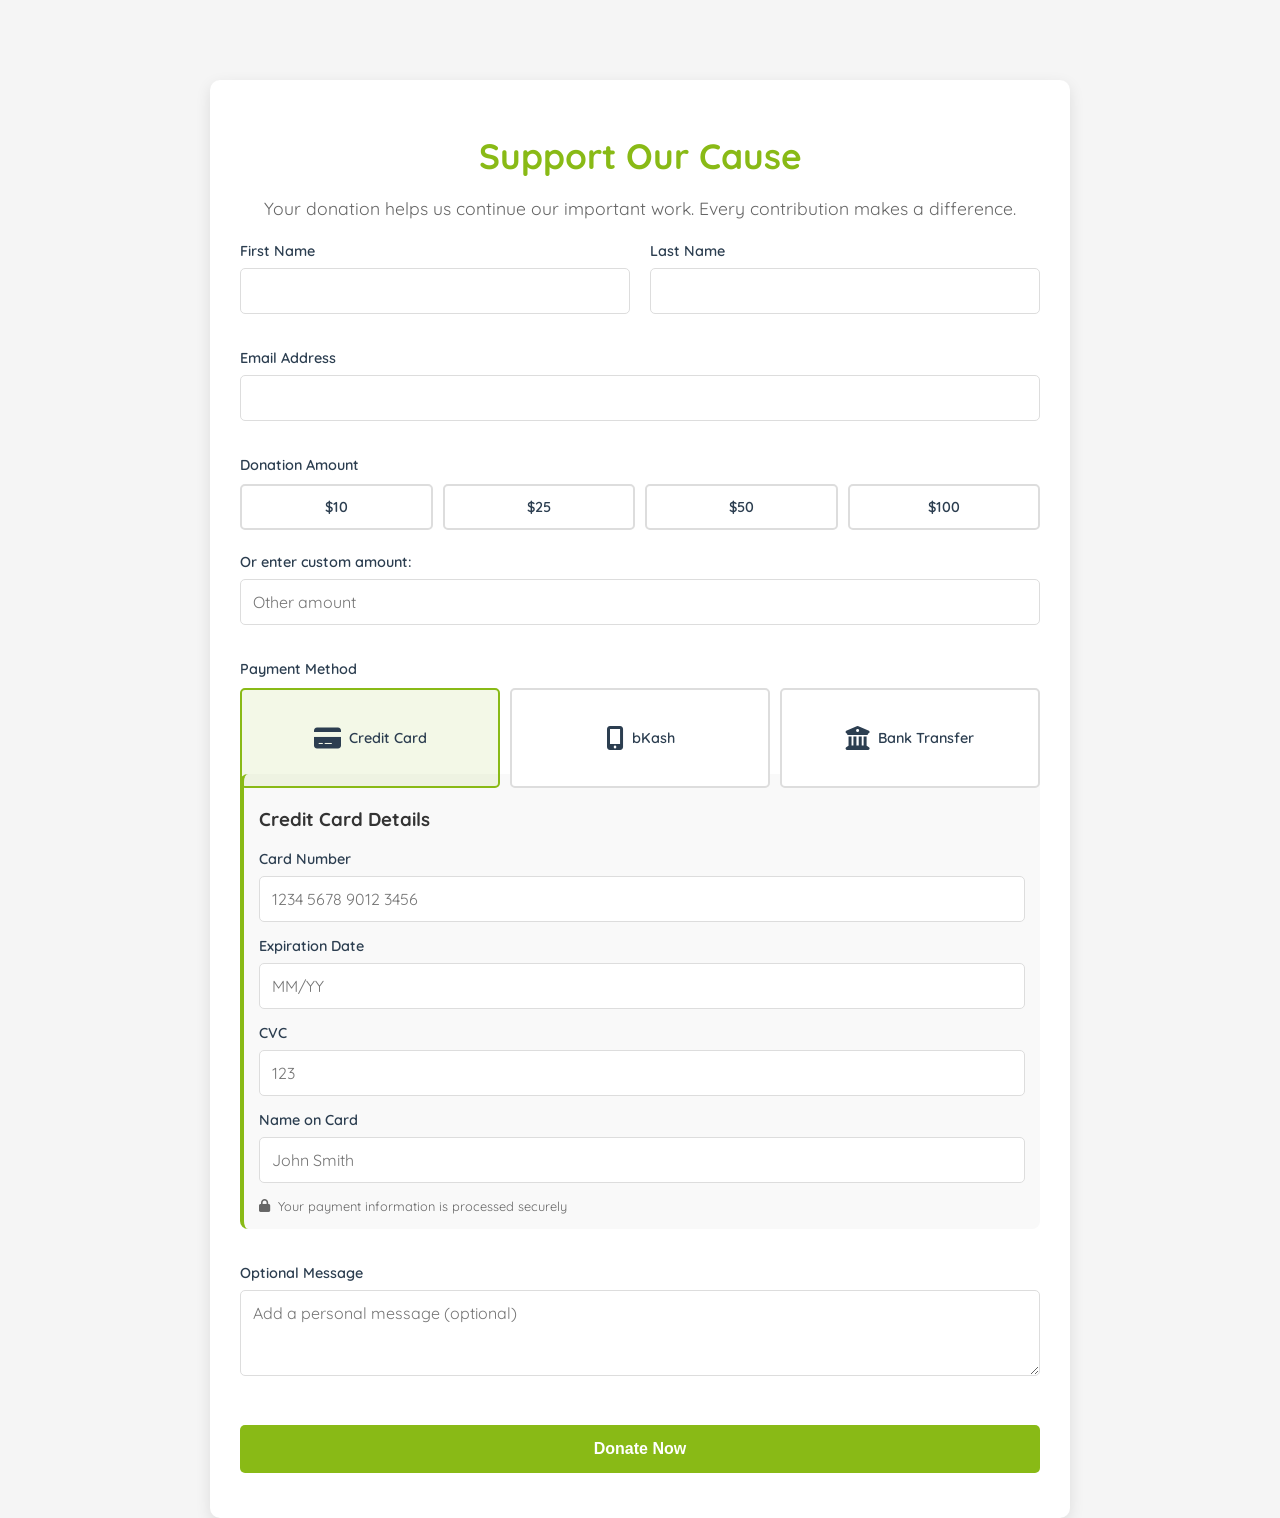
<file: cloud drone/new/donation.html>
<!DOCTYPE html>
<html lang="en">
<head>
    <meta charset="UTF-8">
    <meta name="viewport" content="width=device-width, initial-scale=1.0">
    <title>Support Our Cause - Make a Donation</title>
    <link href="https://fonts.googleapis.com/css?family=Quicksand:400,600,700&display=swap" rel="stylesheet">
    <link rel="stylesheet" href="https://cdnjs.cloudflare.com/ajax/libs/font-awesome/6.0.0/css/all.min.css">
    <style>
        :root {
            --primary-color: #89ba16;
            --secondary-color: #2c3e50;
            --light-color: #f8f9fa;
            --dark-color: #343a40;
        }
        
        body {
            font-family: "Quicksand", sans-serif;
            background-color: #f5f5f5;
            color: #333;
            padding-top: 80px;
            margin: 0;
        }
        
        .donation-container {
            max-width: 800px;
            margin: 0 auto;
            padding: 20px;
            background: white;
            border-radius: 10px;
            box-shadow: 0 5px 15px rgba(0,0,0,0.1);
        }
        
        .donation-header {
            text-align: center;
            margin-bottom: 20px;
        }
        
        .donation-header h1 {
            color: var(--primary-color);
            margin-bottom: 10px;
            font-size: 1.8rem;
        }
        
        .donation-header p {
            color: #666;
            font-size: 1rem;
            line-height: 1.5;
        }
        
        .donation-form {
            display: grid;
            grid-template-columns: 1fr;
            gap: 15px;
        }
        
        .form-group {
            margin-bottom: 15px;
        }
        
        .form-group.full-width {
            grid-column: span 1;
        }
        
        label {
            display: block;
            margin-bottom: 8px;
            font-weight: 600;
            color: var(--secondary-color);
            font-size: 0.9rem;
        }
        
        input, select, textarea {
            width: 100%;
            padding: 12px;
            border: 1px solid #ddd;
            border-radius: 5px;
            font-family: "Quicksand", sans-serif;
            font-size: 16px;
            box-sizing: border-box;
        }
        
        input:focus, select:focus, textarea:focus {
            outline: none;
            border-color: var(--primary-color);
            box-shadow: 0 0 0 2px rgba(137, 186, 22, 0.2);
        }
        
        .amount-options {
            display: grid;
            grid-template-columns: repeat(2, 1fr);
            gap: 10px;
            margin-top: 10px;
        }
        
        .amount-option {
            width: 100%;
        }
        
        .amount-option input[type="radio"] {
            display: none;
        }
        
        .amount-option label {
            display: block;
            padding: 12px;
            background: white;
            border: 2px solid #ddd;
            border-radius: 5px;
            text-align: center;
            cursor: pointer;
            transition: all 0.3s;
            font-size: 0.9rem;
        }
        
        .amount-option input[type="radio"]:checked + label {
            border-color: var(--primary-color);
            background-color: rgba(137, 186, 22, 0.1);
        }
        
        .custom-amount {
            margin-top: 15px;
        }
        
        .payment-methods {
            display: grid;
            grid-template-columns: repeat(auto-fit, minmax(120px, 1fr));
            gap: 10px;
            margin-top: 10px;
        }
        
        .payment-method {
            width: 100%;
        }
        
        .payment-method input[type="radio"] {
            display: none;
        }
        
        .payment-method label {
            display: flex;
            align-items: center;
            justify-content: center;
            padding: 12px;
            background: white;
            border: 2px solid #ddd;
            border-radius: 5px;
            cursor: pointer;
            transition: all 0.3s;
            height: 100%;
            font-size: 0.9rem;
            flex-direction: column;
            text-align: center;
        }
        
        .payment-method input[type="radio"]:checked + label {
            border-color: var(--primary-color);
            background-color: rgba(137, 186, 22, 0.1);
        }
        
        .payment-icon {
            font-size: 24px;
            margin-bottom: 8px;
        }
        
        .btn-donate {
            background-color: var(--primary-color);
            color: white;
            border: none;
            padding: 15px;
            font-size: 16px;
            font-weight: 600;
            border-radius: 5px;
            cursor: pointer;
            transition: background-color 0.3s;
            width: 100%;
            margin-top: 10px;
        }
        
        .btn-donate:hover {
            background-color: #7aa814;
        }
        
        /* Payment sections */
        .payment-section {
            display: none;
            margin-top: 20px;
            padding: 15px;
            background: #f9f9f9;
            border-radius: 8px;
            border-left: 4px solid var(--primary-color);
        }
        
        .payment-section.active {
            display: block;
            animation: fadeIn 0.3s ease-in-out;
        }
        
        @keyframes fadeIn {
            from { opacity: 0; transform: translateY(10px); }
            to { opacity: 1; transform: translateY(0); }
        }
        
        .bkash-button {
            background: #e2136e;
            color: white;
            border: none;
            padding: 15px;
            font-size: 16px;
            font-weight: bold;
            border-radius: 5px;
            cursor: pointer;
            display: flex;
            align-items: center;
            justify-content: center;
            gap: 10px;
            width: 100%;
            margin-top: 15px;
        }
        
        .bkash-button:hover {
            background: #c81060;
        }
        
        .bank-details {
            font-family: Arial, sans-serif;
            background: #f0f0f0;
            padding: 15px;
            border-radius: 5px;
            margin-top: 10px;
            line-height: 1.6;
            font-size: 0.9rem;
        }
        
        .bank-details p {
            margin: 8px 0;
            color: #333;
        }
        
        .security-note {
            display: flex;
            align-items: center;
            gap: 8px;
            color: #666;
            font-size: 0.8rem;
            margin-top: 15px;
        }
        
        /* Desktop styles */
        @media (min-width: 768px) {
            .donation-container {
                padding: 30px;
            }
            
            .donation-form {
                grid-template-columns: 1fr 1fr;
                gap: 20px;
            }
            
            .form-group.full-width {
                grid-column: span 2;
            }
            
            .amount-options {
                grid-template-columns: repeat(4, 1fr);
            }
            
            .payment-methods {
                grid-template-columns: repeat(3, 1fr);
            }
            
            .payment-method label {
                flex-direction: row;
                text-align: left;
                padding: 15px;
            }
            
            .payment-icon {
                margin-bottom: 0;
                margin-right: 8px;
            }
            
            .donation-header h1 {
                font-size: 2.2rem;
            }
            
            .donation-header p {
                font-size: 1.1rem;
            }
        }
    </style>
</head>
<body>
    <!-- Include your existing navbar here -->
    
    <div class="donation-container">
        <div class="donation-header">
            <h1>Support Our Cause</h1>
            <p>Your donation helps us continue our important work. Every contribution makes a difference.</p>
        </div>
        
        <form class="donation-form" id="donationForm">
            <div class="form-group">
                <label for="firstName">First Name</label>
                <input type="text" id="firstName" name="firstName" required>
            </div>
            
            <div class="form-group">
                <label for="lastName">Last Name</label>
                <input type="text" id="lastName" name="lastName" required>
            </div>
            
            <div class="form-group full-width">
                <label for="email">Email Address</label>
                <input type="email" id="email" name="email" required>
            </div>
            
            <div class="form-group full-width">
                <label>Donation Amount</label>
                <div class="amount-options">
                    <div class="amount-option">
                        <input type="radio" id="amount10" name="donationAmount" value="10">
                        <label for="amount10">$10</label>
                    </div>
                    <div class="amount-option">
                        <input type="radio" id="amount25" name="donationAmount" value="25">
                        <label for="amount25">$25</label>
                    </div>
                    <div class="amount-option">
                        <input type="radio" id="amount50" name="donationAmount" value="50">
                        <label for="amount50">$50</label>
                    </div>
                    <div class="amount-option">
                        <input type="radio" id="amount100" name="donationAmount" value="100">
                        <label for="amount100">$100</label>
                    </div>
                </div>
                
                <div class="custom-amount">
                    <label for="customAmount">Or enter custom amount:</label>
                    <input type="number" id="customAmount" name="customAmount" min="1" placeholder="Other amount">
                </div>
            </div>
            
            <div class="form-group full-width">
                <label>Payment Method</label>
                <div class="payment-methods">
                    <div class="payment-method">
                        <input type="radio" id="creditCard" name="paymentMethod" value="creditCard" checked>
                        <label for="creditCard">
                            <i class="payment-icon fas fa-credit-card"></i>
                            Credit Card
                        </label>
                    </div>
                    <div class="payment-method">
                        <input type="radio" id="bkash" name="paymentMethod" value="bkash">
                        <label for="bkash">
                            <i class="payment-icon fas fa-mobile-alt"></i>
                            bKash
                        </label>
                    </div>
                    <div class="payment-method">
                        <input type="radio" id="bankTransfer" name="paymentMethod" value="bankTransfer">
                        <label for="bankTransfer">
                            <i class="payment-icon fas fa-university"></i>
                            Bank Transfer
                        </label>
                    </div>
                </div>
                
                <!-- Credit Card Section -->
                <div id="creditCardSection" class="payment-section active">
                    <h3>Credit Card Details</h3>
                    <div class="form-group">
                        <label for="cardNumber">Card Number</label>
                        <input type="text" id="cardNumber" name="cardNumber" placeholder="1234 5678 9012 3456" pattern="[0-9\s]{13,19}" required>
                    </div>
                    
                    <div class="form-group">
                        <label for="cardExpiry">Expiration Date</label>
                        <input type="text" id="cardExpiry" name="cardExpiry" placeholder="MM/YY" pattern="(0[1-9]|1[0-2])\/?([0-9]{2})" required>
                    </div>
                    
                    <div class="form-group">
                        <label for="cardCvc">CVC</label>
                        <input type="text" id="cardCvc" name="cardCvc" placeholder="123" pattern="\d{3,4}" required>
                    </div>
                    
                    <div class="form-group">
                        <label for="cardName">Name on Card</label>
                        <input type="text" id="cardName" name="cardName" placeholder="John Smith" required>
                    </div>
                    
                    <div class="security-note">
                        <i class="fas fa-lock"></i>
                        <span>Your payment information is processed securely</span>
                    </div>
                </div>
                
                <!-- bKash Section -->
                <div id="bkashSection" class="payment-section">
                    <h3>bKash Payment</h3>
                    <p>Send your donation to our bKash merchant number. Please include your name in the reference.</p>
                    
                    <div class="bank-details">
                        <p><strong>bKash Merchant Number:</strong> 017XXXXXXXX</p>
                        <p><strong>Account Type:</strong> Merchant</p>
                        <p><strong>Reference:</strong> DONATION-[Your Name]</p>
                    </div>
                    
                    <div class="form-group">
                        <label for="bkashNumber">Your bKash Number</label>
                        <input type="text" id="bkashNumber" name="bkashNumber" placeholder="01XXXXXXXXX" pattern="01[3-9]{1}[0-9]{8}" required>
                    </div>
                    
                    <div class="form-group">
                        <label for="bkashTrxID">bKash Transaction ID</label>
                        <input type="text" id="bkashTrxID" name="bkashTrxID" placeholder="TRX123456789" required>
                    </div>
                    
                    <button type="button" class="bkash-button" onclick="handleBkashClick()">
                        <i class="fas fa-mobile-alt"></i> Confirm bKash Payment
                    </button>
                    
                    <div class="security-note">
                        <i class="fas fa-lock"></i>
                        <span>bKash keeps your payment information secure</span>
                    </div>
                </div>
                
                <!-- Bank Transfer Section -->
                <div id="bankTransferSection" class="payment-section">
                    <h3>Bank Transfer Details</h3>
                    <p>Please use the following details for your bank transfer. Include your name and email in the reference.</p>
                    
                    <div class="bank-details">
                        <p><strong>Account Name:</strong> CHARITY ORGANIZATION INC.</p>
                        <p><strong>Bank Name:</strong> NATIONAL TRUST BANK</p>
                        <p><strong>Account Number:</strong> 1234567890</p>
                        <p><strong>Routing Number:</strong> 021000021</p>
                        <p><strong>SWIFT/BIC:</strong> BOFAUS3N</p>
                        <p><strong>Reference:</strong> DONATION-[Your Email]</p>
                    </div>
                    
                    <div class="form-group" style="margin-top: 20px;">
                        <label for="bankReceipt">Upload Transfer Receipt (Optional)</label>
                        <input type="file" id="bankReceipt" name="bankReceipt" accept="image/*,.pdf">
                    </div>
                    
                    <div class="security-note">
                        <i class="fas fa-info-circle"></i>
                        <span>Transfers typically take 1-3 business days to process</span>
                    </div>
                </div>
            </div>
            
            <div class="form-group full-width">
                <label for="message">Optional Message</label>
                <textarea id="message" name="message" rows="3" placeholder="Add a personal message (optional)"></textarea>
            </div>
            
            <div class="form-group full-width">
                <button type="submit" class="btn-donate">Donate Now</button>
            </div>
        </form>
    </div>

    <script>
        // Payment method selection
        const paymentMethods = document.querySelectorAll('input[name="paymentMethod"]');
        const creditCardSection = document.getElementById('creditCardSection');
        const bkashSection = document.getElementById('bkashSection');
        const bankTransferSection = document.getElementById('bankTransferSection');
        
        paymentMethods.forEach(method => {
            method.addEventListener('change', function() {
                // Hide all sections first
                creditCardSection.classList.remove('active');
                bkashSection.classList.remove('active');
                bankTransferSection.classList.remove('active');
                
                // Show selected section
                if (this.value === 'creditCard') {
                    creditCardSection.classList.add('active');
                } else if (this.value === 'bkash') {
                    bkashSection.classList.add('active');
                } else if (this.value === 'bankTransfer') {
                    bankTransferSection.classList.add('active');
                }
            });
        });
        
        // Demo bKash handler
        function handleBkashClick() {
            const amount = document.querySelector('input[name="donationAmount"]:checked')?.value || 
                         document.getElementById('customAmount').value;
            const bkashNumber = document.getElementById('bkashNumber').value;
            const trxId = document.getElementById('bkashTrxID').value;
            
            if (!amount || amount <= 0) {
                alert('Please enter a valid donation amount');
                return;
            }
            
            if (!bkashNumber || !trxId) {
                alert('Please provide your bKash number and transaction ID');
                return;
            }
            
            // Simulate bKash payment
            const email = document.getElementById('email').value;
            if (confirm(`Confirm your $${amount} donation via bKash from ${bkashNumber}?`)) {
                setTimeout(() => {
                    alert(`Thank you for your $${amount} donation via bKash! A confirmation has been sent to ${email}.`);
                    document.getElementById('donationForm').reset();
                }, 1500);
            }
        }
        
        // Form submission
        document.getElementById('donationForm').addEventListener('submit', function(e) {
            e.preventDefault();
            
            const paymentMethod = document.querySelector('input[name="paymentMethod"]:checked').value;
            
            if (paymentMethod === 'bkash') {
                handleBkashClick();
                return;
            }
            
            // Get form values
            const firstName = document.getElementById('firstName').value;
            const lastName = document.getElementById('lastName').value;
            const email = document.getElementById('email').value;
            const donationAmount = document.querySelector('input[name="donationAmount"]:checked')?.value || 
                                 document.getElementById('customAmount').value;
            const message = document.getElementById('message').value;
            
            // Validate amount
            if (!donationAmount || (document.getElementById('customAmount').value && isNaN(donationAmount))) {
                alert('Please enter a valid donation amount');
                return;
            }
            
            // For demo purposes
            console.log('Donation submitted:', {
                firstName,
                lastName,
                email,
                amount: donationAmount,
                paymentMethod,
                message
            });
            
            alert(`Thank you for your donation of $${donationAmount}! A confirmation has been sent to ${email}.`);
            
            // Reset form
            this.reset();
        });
        
        // Handle custom amount selection
        const customAmount = document.getElementById('customAmount');
        const amountRadios = document.querySelectorAll('input[name="donationAmount"]');
        
        customAmount.addEventListener('focus', function() {
            amountRadios.forEach(radio => radio.checked = false);
        });
        
        amountRadios.forEach(radio => {
            radio.addEventListener('change', function() {
                if (this.checked) {
                    customAmount.value = '';
                }
            });
        });
    </script>
</body>
</html>
</file>
